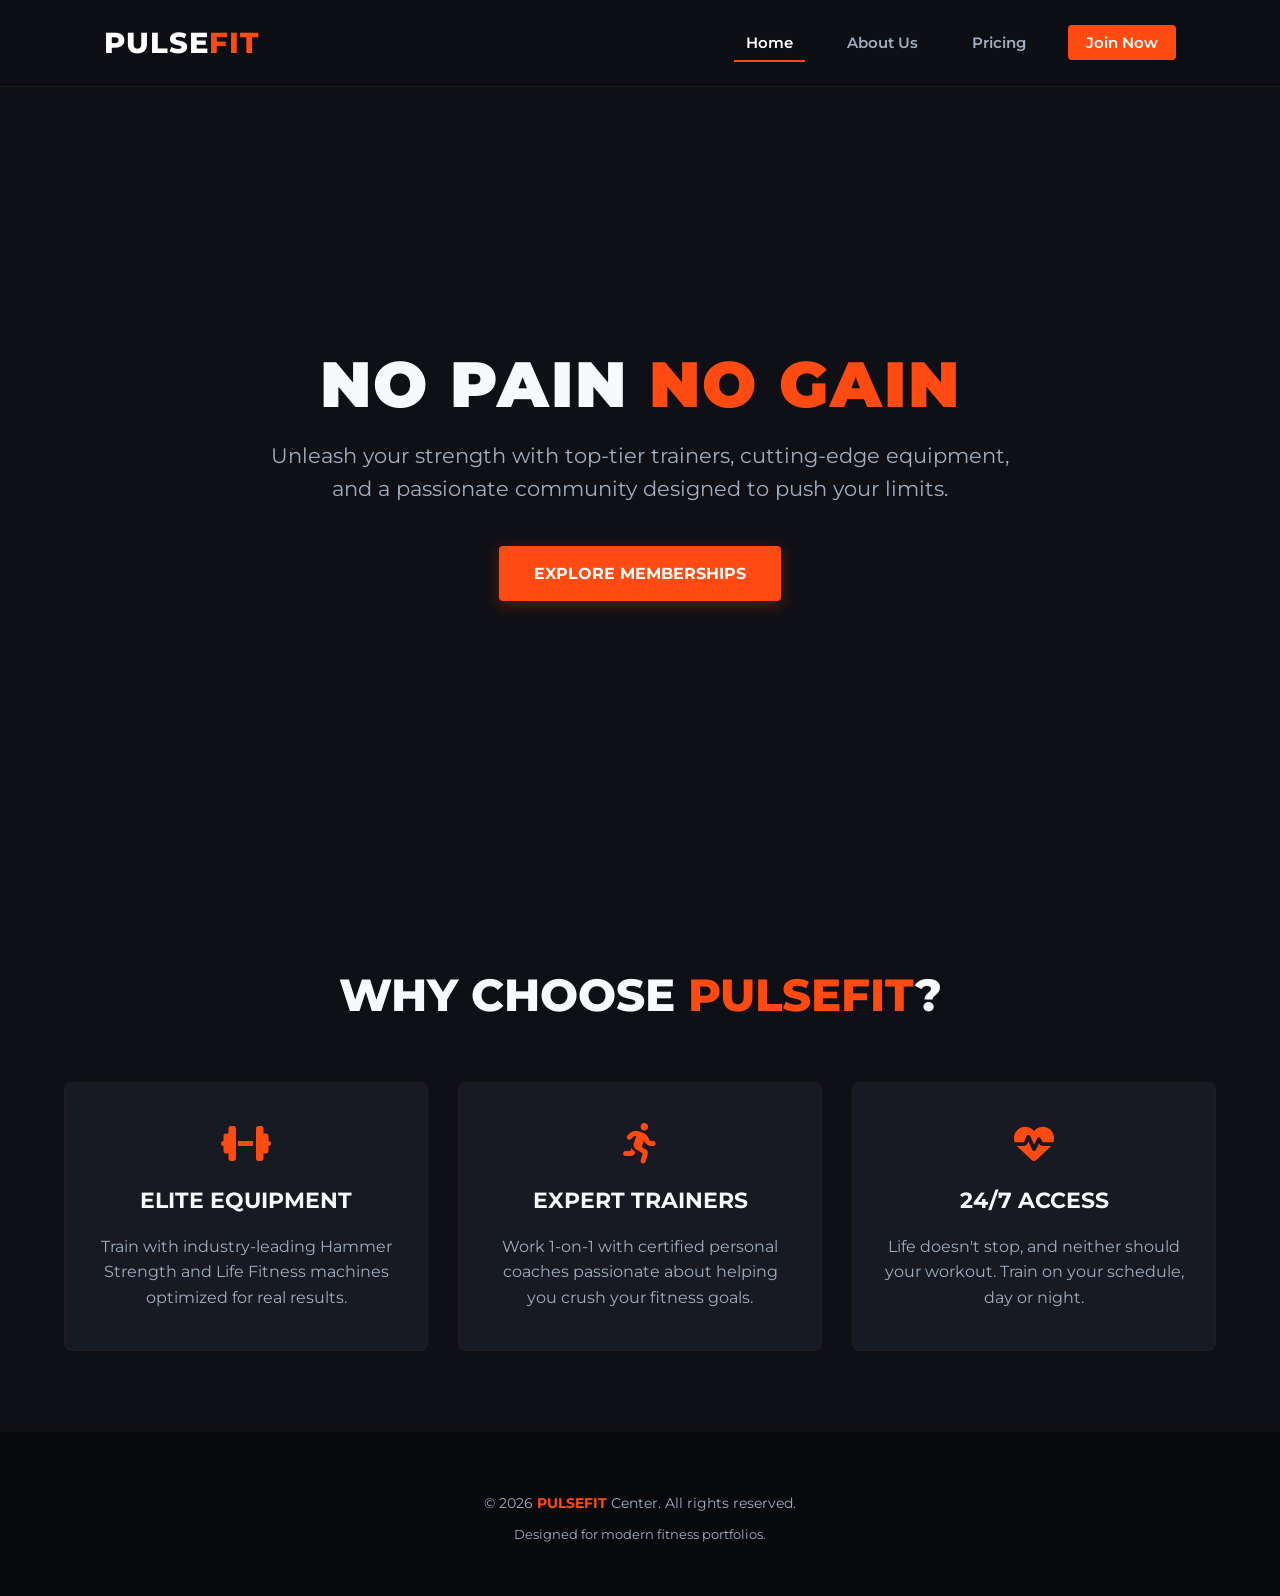
<file: modern_pulse_gym_website/index.html>
<!DOCTYPE html>
<html lang="en">
<head>
    <meta charset="UTF-8">
    <meta name="viewport" content="width=device-width, initial-scale=1.0">
    <title>Home | Pulse Fitness Center</title>
    <!-- Modern Google Fonts and Icons -->
    <link href="https://fonts.googleapis.com/css2?family=Montserrat:wght@300;400;600;700;900&display=swap" rel="stylesheet">
    <link rel="stylesheet" href="https://cdnjs.cloudflare.com/ajax/libs/font-awesome/6.4.0/css/all.min.css">
    <link rel="stylesheet" href="style.css">
</head>
<body>

    <!-- NAVIGATION HEADER -->
    <header>
        <div class="nav-container">
            <a href="index.html" class="logo">PULSE<span>FIT</span></a>
            <ul class="nav-menu">
                <li><a href="index.html" class="nav-link active">Home</a></li>
                <li><a href="about.html" class="nav-link ">About Us</a></li>
                <li><a href="pricing.html" class="nav-link ">Pricing</a></li>
                <li><a href="contact.html" class="nav-link  cta-nav">Join Now</a></li>
            </ul>
        </div>
    </header>

    
    <!-- HERO SECTION -->
    <section class="hero">
        <div class="hero-content">
            <h1>No Pain <span>No Gain</span></h1>
            <p>Unleash your strength with top-tier trainers, cutting-edge equipment, and a passionate community designed to push your limits.</p>
            <a href="pricing.html" class="btn-primary">Explore Memberships</a>
        </div>
    </section>

    <!-- KEY FEATURES -->
    <section class="container">
        <h2 class="section-title">Why Choose <span>PulseFit</span>?</h2>
        <div class="features-grid">
            <div class="feature-card">
                <i class="fa-solid fa-dumbbell feature-icon"></i>
                <h3>Elite Equipment</h3>
                <p>Train with industry-leading Hammer Strength and Life Fitness machines optimized for real results.</p>
            </div>
            <div class="feature-card">
                <i class="fa-solid fa-person-running feature-icon"></i>
                <h3>Expert Trainers</h3>
                <p>Work 1-on-1 with certified personal coaches passionate about helping you crush your fitness goals.</p>
            </div>
            <div class="feature-card">
                <i class="fa-solid fa-heart-pulse feature-icon"></i>
                <h3>24/7 Access</h3>
                <p>Life doesn't stop, and neither should your workout. Train on your schedule, day or night.</p>
            </div>
        </div>
    </section>


    <!-- FOOTER -->
    <footer>
        <div class="container" style="padding: 20px 0 0 0;">
            <p>&copy; 2026 <span>PULSEFIT</span> Center. All rights reserved.</p>
            <p style="font-size: 0.8rem; color: var(--text-muted);">Designed for modern fitness portfolios.</p>
        </div>
    </footer>

</body>
</html>
</file>
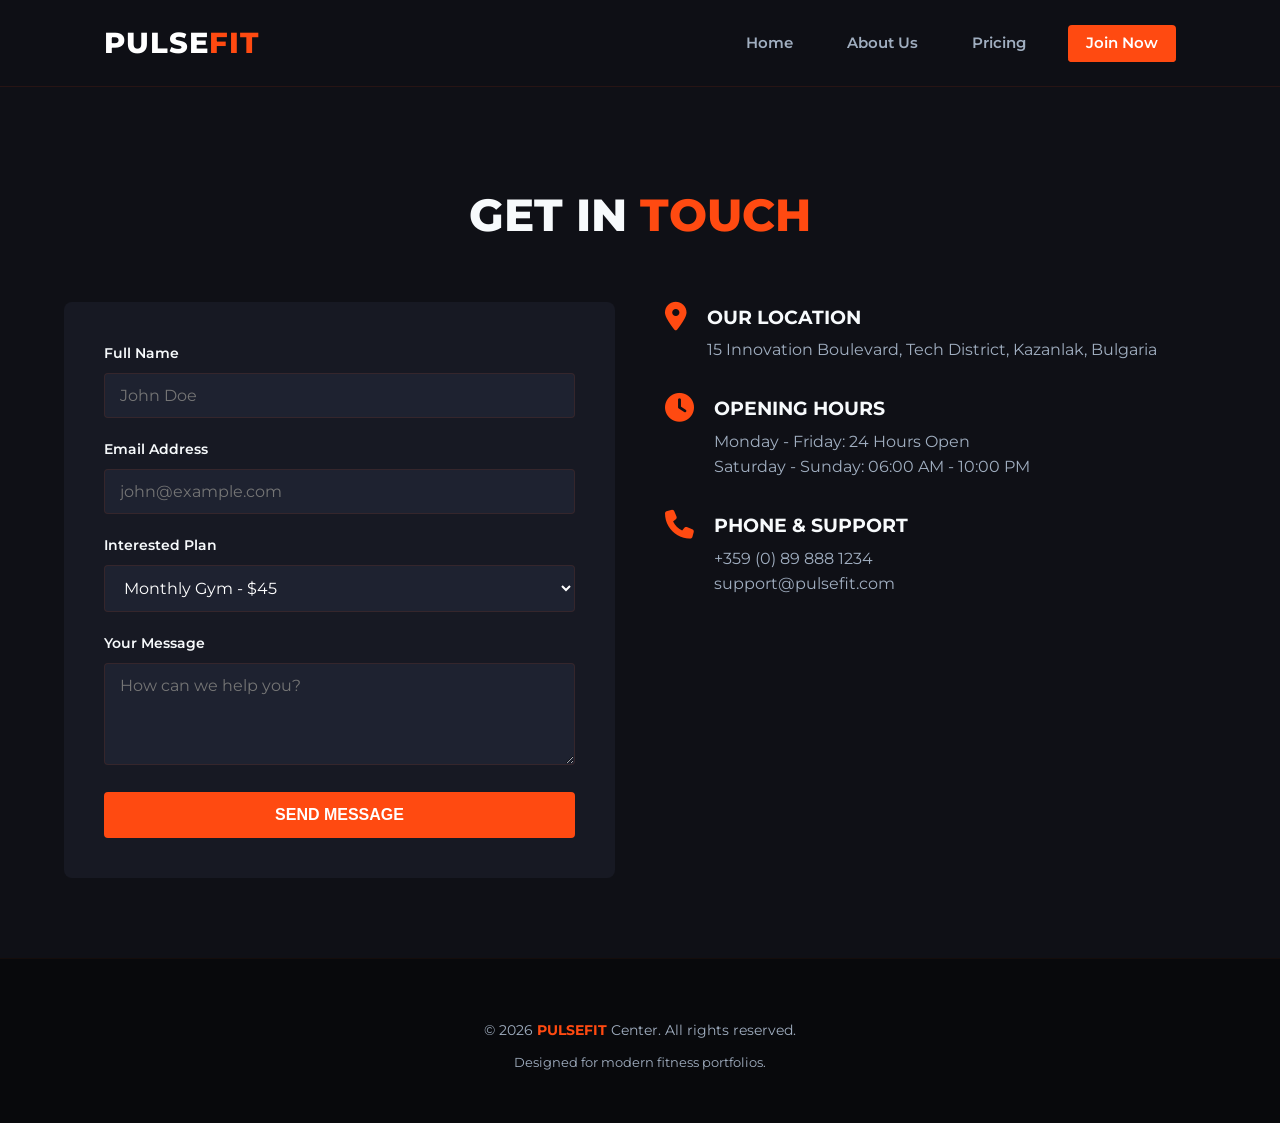
<file: modern_pulse_gym_website/contact.html>
<!DOCTYPE html>
<html lang="en">
<head>
    <meta charset="UTF-8">
    <meta name="viewport" content="width=device-width, initial-scale=1.0">
    <title>Contact Us | Pulse Fitness Center</title>
    <!-- Modern Google Fonts and Icons -->
    <link href="https://fonts.googleapis.com/css2?family=Montserrat:wght@300;400;600;700;900&display=swap" rel="stylesheet">
    <link rel="stylesheet" href="https://cdnjs.cloudflare.com/ajax/libs/font-awesome/6.4.0/css/all.min.css">
    <link rel="stylesheet" href="style.css">
</head>
<body>

    <!-- NAVIGATION HEADER -->
    <header>
        <div class="nav-container">
            <a href="index.html" class="logo">PULSE<span>FIT</span></a>
            <ul class="nav-menu">
                <li><a href="index.html" class="nav-link ">Home</a></li>
                <li><a href="about.html" class="nav-link ">About Us</a></li>
                <li><a href="pricing.html" class="nav-link ">Pricing</a></li>
                <li><a href="contact.html" class="nav-link active cta-nav">Join Now</a></li>
            </ul>
        </div>
    </header>

    
    <div style="height: 100px;"></div> <!-- Spacer -->
    <section class="container">
        <h2 class="section-title">Get In <span>Touch</span></h2>
        <div class="contact-wrapper">
            <!-- Contact form -->
            <div class="contact-form-container">
                <form action="#" method="POST" onsubmit="event.preventDefault(); alert('Thank you! We will contact you shortly.');">
                    <div class="form-group">
                        <label for="name">Full Name</label>
                        <input type="text" id="name" class="form-control" placeholder="John Doe" required>
                    </div>
                    <div class="form-group">
                        <label for="email">Email Address</label>
                        <input type="email" id="email" class="form-control" placeholder="john@example.com" required>
                    </div>
                    <div class="form-group">
                        <label for="membership">Interested Plan</label>
                        <select id="membership" class="form-control">
                            <option>Daily Pass - $10</option>
                            <option selected>Monthly Gym - $45</option>
                            <option>Student Discount - $30</option>
                        </select>
                    </div>
                    <div class="form-group">
                        <label for="message">Your Message</label>
                        <textarea id="message" rows="4" class="form-control" placeholder="How can we help you?"></textarea>
                    </div>
                    <button type="submit" class="btn-submit">Send Message</button>
                </form>
            </div>

            <!-- Info details -->
            <div class="contact-details">
                <div class="contact-item">
                    <i class="fa-solid fa-location-dot contact-icon"></i>
                    <div>
                        <h3>Our Location</h3>
                        <p>15 Innovation Boulevard, Tech District, Kazanlak, Bulgaria</p>
                    </div>
                </div>

                <div class="contact-item">
                    <i class="fa-solid fa-clock contact-icon"></i>
                    <div>
                        <h3>Opening Hours</h3>
                        <p>Monday - Friday: 24 Hours Open</p>
                        <p>Saturday - Sunday: 06:00 AM - 10:00 PM</p>
                    </div>
                </div>

                <div class="contact-item">
                    <i class="fa-solid fa-phone contact-icon"></i>
                    <div>
                        <h3>Phone & Support</h3>
                        <p>+359 (0) 89 888 1234</p>
                        <p>support@pulsefit.com</p>
                    </div>
                </div>
            </div>
        </div>
    </section>


    <!-- FOOTER -->
    <footer>
        <div class="container" style="padding: 20px 0 0 0;">
            <p>&copy; 2026 <span>PULSEFIT</span> Center. All rights reserved.</p>
            <p style="font-size: 0.8rem; color: var(--text-muted);">Designed for modern fitness portfolios.</p>
        </div>
    </footer>

</body>
</html>
</file>
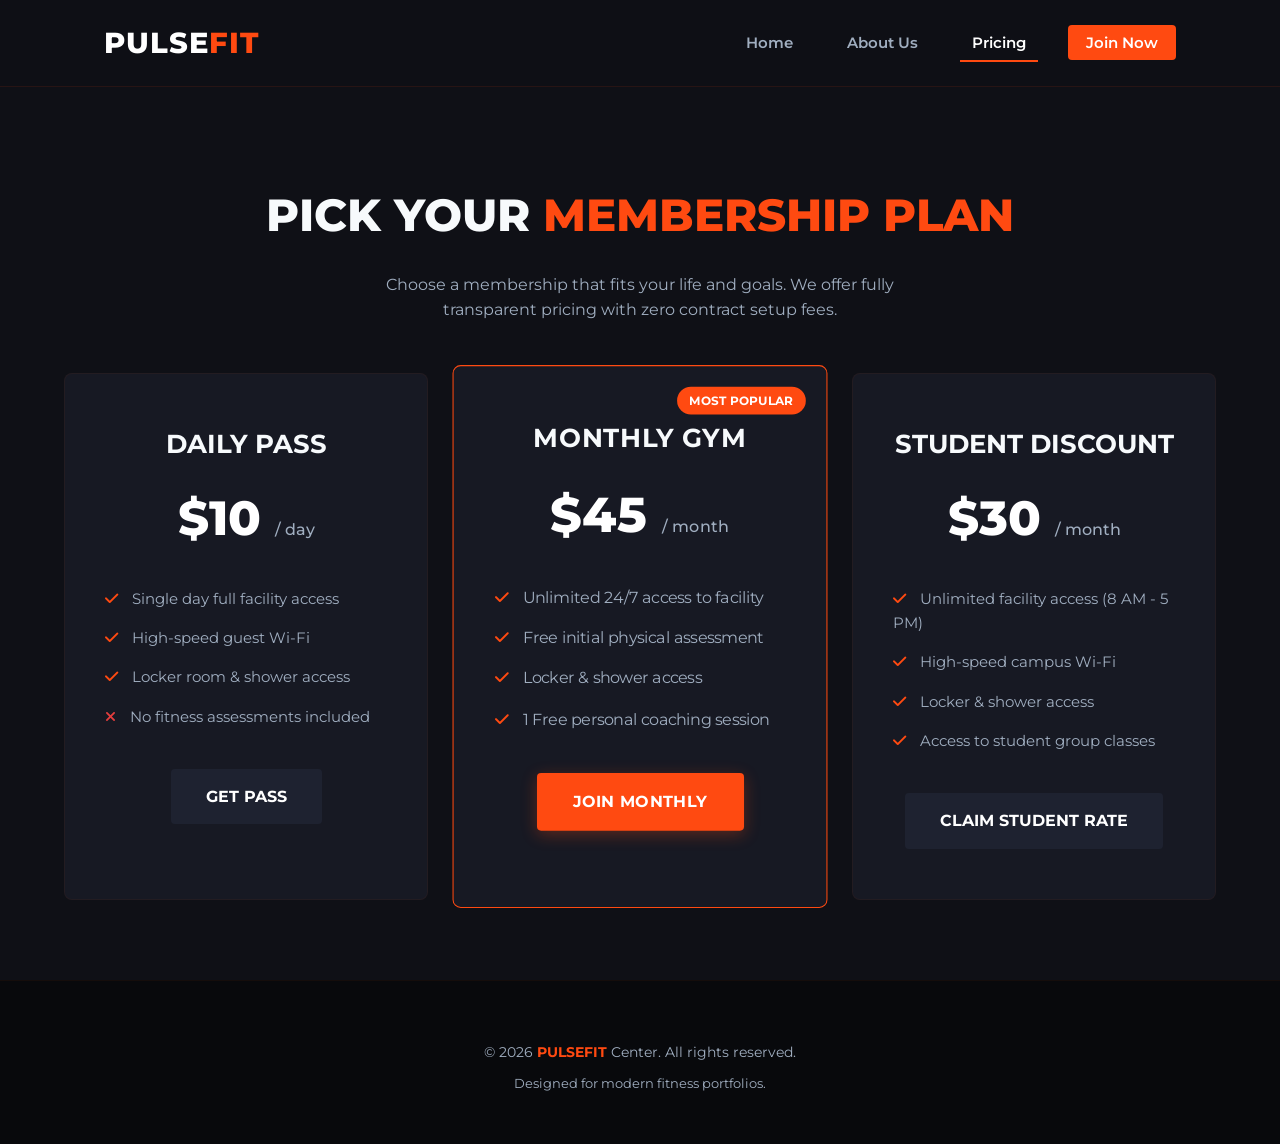
<file: modern_pulse_gym_website/pricing.html>
<!DOCTYPE html>
<html lang="en">
<head>
    <meta charset="UTF-8">
    <meta name="viewport" content="width=device-width, initial-scale=1.0">
    <title>Pricing Plans | Pulse Fitness Center</title>
    <!-- Modern Google Fonts and Icons -->
    <link href="https://fonts.googleapis.com/css2?family=Montserrat:wght@300;400;600;700;900&display=swap" rel="stylesheet">
    <link rel="stylesheet" href="https://cdnjs.cloudflare.com/ajax/libs/font-awesome/6.4.0/css/all.min.css">
    <link rel="stylesheet" href="style.css">
</head>
<body>

    <!-- NAVIGATION HEADER -->
    <header>
        <div class="nav-container">
            <a href="index.html" class="logo">PULSE<span>FIT</span></a>
            <ul class="nav-menu">
                <li><a href="index.html" class="nav-link ">Home</a></li>
                <li><a href="about.html" class="nav-link ">About Us</a></li>
                <li><a href="pricing.html" class="nav-link active">Pricing</a></li>
                <li><a href="contact.html" class="nav-link  cta-nav">Join Now</a></li>
            </ul>
        </div>
    </header>

    
    <div style="height: 100px;"></div> <!-- Spacer -->
    <section class="container">
        <h2 class="section-title">Pick Your <span>Membership Plan</span></h2>
        <p style="text-align: center; color: var(--text-muted); max-width: 600px; margin: -30px auto 50px auto;">Choose a membership that fits your life and goals. We offer fully transparent pricing with zero contract setup fees.</p>
        
        <div class="pricing-grid">
            <!-- Day Pass -->
            <div class="pricing-card">
                <h3>Daily Pass</h3>
                <div class="price">$10 <span>/ day</span></div>
                <ul class="pricing-features">
                    <li><i class="fa-solid fa-check"></i> Single day full facility access</li>
                    <li><i class="fa-solid fa-check"></i> High-speed guest Wi-Fi</li>
                    <li><i class="fa-solid fa-check"></i> Locker room & shower access</li>
                    <li><i class="fa-solid fa-xmark" style="color: #e53e3e;"></i> No fitness assessments included</li>
                </ul>
                <a href="contact.html" class="btn-primary" style="background-color: var(--light-bg); box-shadow: none;">Get Pass</a>
            </div>

            <!-- Monthly Pass -->
            <div class="pricing-card popular">
                <h3>Monthly Gym</h3>
                <div class="price">$45 <span>/ month</span></div>
                <ul class="pricing-features">
                    <li><i class="fa-solid fa-check"></i> Unlimited 24/7 access to facility</li>
                    <li><i class="fa-solid fa-check"></i> Free initial physical assessment</li>
                    <li><i class="fa-solid fa-check"></i> Locker & shower access</li>
                    <li><i class="fa-solid fa-check"></i> 1 Free personal coaching session</li>
                </ul>
                <a href="contact.html" class="btn-primary">Join Monthly</a>
            </div>

            <!-- Student Plan -->
            <div class="pricing-card">
                <h3>Student Discount</h3>
                <div class="price">$30 <span>/ month</span></div>
                <ul class="pricing-features">
                    <li><i class="fa-solid fa-check"></i> Unlimited facility access (8 AM - 5 PM)</li>
                    <li><i class="fa-solid fa-check"></i> High-speed campus Wi-Fi</li>
                    <li><i class="fa-solid fa-check"></i> Locker & shower access</li>
                    <li><i class="fa-solid fa-check"></i> Access to student group classes</li>
                </ul>
                <a href="contact.html" class="btn-primary" style="background-color: var(--light-bg); box-shadow: none;">Claim Student rate</a>
            </div>
        </div>
    </section>


    <!-- FOOTER -->
    <footer>
        <div class="container" style="padding: 20px 0 0 0;">
            <p>&copy; 2026 <span>PULSEFIT</span> Center. All rights reserved.</p>
            <p style="font-size: 0.8rem; color: var(--text-muted);">Designed for modern fitness portfolios.</p>
        </div>
    </footer>

</body>
</html>
</file>
<file: modern_pulse_gym_website/style.css>
/* --- GLOBAL STYLES & VARIABLES --- */
:root {
    --primary-color: #ff4a11; /* Vibrant neon orange/red for modern fitness vibe */
    --primary-hover: #e03d0b;
    --dark-bg: #0f1016; /* Deep dark slate background */
    --card-bg: #171923; /* Dark card background */
    --light-bg: #1e2230; /* Medium dark slate */
    --text-color: #f7fafc;
    --text-muted: #a0aec0;
    --white: #ffffff;
}

* {
    box-sizing: border-box;
    margin: 0;
    padding: 0;
}

html {
    font-family: 'Montserrat', sans-serif;
    color: var(--text-color);
    background-color: var(--dark-bg);
    line-height: 1.6;
}

body {
    display: flex;
    flex-direction: column;
    min-height: 100vh;
}

.container {
    width: 90%;
    max-width: 1200px;
    margin: 0 auto;
    padding: 80px 0;
}

/* --- NAVIGATION HEADER --- */
header {
    background-color: rgba(15, 16, 22, 0.95);
    position: fixed;
    width: 100%;
    top: 0;
    left: 0;
    z-index: 1000;
    border-bottom: 1px solid rgba(255, 74, 17, 0.1);
    backdrop-filter: blur(5px);
}

.nav-container {
    display: flex;
    justify-content: space-between;
    align-items: center;
    padding: 20px 5%;
    max-width: 1200px;
    margin: 0 auto;
}

.logo {
    font-size: 1.8rem;
    font-weight: 800;
    color: var(--white);
    text-decoration: none;
    letter-spacing: 1px;
    text-transform: uppercase;
}

.logo span {
    color: var(--primary-color);
}

.nav-menu {
    display: flex;
    list-style: none;
    gap: 30px;
}

.nav-link {
    text-decoration: none;
    color: var(--text-muted);
    font-weight: 600;
    font-size: 0.95rem;
    transition: all 0.3s ease;
    padding: 8px 12px;
}

.nav-link:hover, .nav-link.active {
    color: var(--white);
}

.nav-link.active {
    border-bottom: 2px solid var(--primary-color);
}

.cta-nav {
    background-color: var(--primary-color);
    color: var(--white) !important;
    border-radius: 4px;
    padding: 8px 18px !important;
}

.cta-nav:hover {
    background-color: var(--primary-hover);
}

/* --- HERO SECTION (HOME) --- */
.hero {
    height: 90vh;
    background: linear-gradient(rgba(15, 16, 22, 0.65), rgba(15, 16, 22, 0.9)), 
                url('https://images.unsplash.com/photo-1517838277536-f5f99be501cd?auto=format&fit=crop&q=80&w=1200') no-repeat center center/cover;
    display: flex;
    align-items: center;
    justify-content: center;
    text-align: center;
    margin-top: 70px;
}

.hero-content {
    max-width: 800px;
    padding: 20px;
}

.hero-content h1 {
    font-size: 4rem;
    font-weight: 900;
    letter-spacing: 2px;
    text-transform: uppercase;
    margin-bottom: 20px;
    line-height: 1.1;
}

.hero-content h1 span {
    color: var(--primary-color);
}

.hero-content p {
    font-size: 1.3rem;
    color: var(--text-muted);
    margin-bottom: 40px;
}

.btn-primary {
    display: inline-block;
    background-color: var(--primary-color);
    color: var(--white);
    padding: 15px 35px;
    text-decoration: none;
    font-weight: 700;
    text-transform: uppercase;
    border-radius: 4px;
    transition: all 0.3s ease;
    box-shadow: 0 4px 15px rgba(255, 74, 17, 0.3);
}

.btn-primary:hover {
    background-color: var(--primary-hover);
    transform: translateY(-2px);
}

/* --- SECTION GENERAL --- */
.section-title {
    text-align: center;
    font-size: 2.8rem;
    font-weight: 800;
    text-transform: uppercase;
    margin-bottom: 50px;
}

.section-title span {
    color: var(--primary-color);
}

/* --- HOME FEATURES SECTION --- */
.features-grid {
    display: grid;
    grid-template-columns: repeat(auto-fit, minmax(280px, 1fr));
    gap: 30px;
}

.feature-card {
    background-color: var(--card-bg);
    padding: 40px 30px;
    border-radius: 8px;
    text-align: center;
    transition: all 0.3s ease;
    border: 1px solid rgba(255, 74, 17, 0.05);
}

.feature-card:hover {
    transform: translateY(-10px);
    border-color: var(--primary-color);
}

.feature-icon {
    font-size: 2.5rem;
    color: var(--primary-color);
    margin-bottom: 20px;
}

.feature-card h3 {
    font-size: 1.4rem;
    margin-bottom: 15px;
    text-transform: uppercase;
}

.feature-card p {
    color: var(--text-muted);
}

/* --- ABOUT PAGE STYLES --- */
.about-content {
    display: flex;
    align-items: center;
    gap: 50px;
    margin-top: 50px;
}

.about-text {
    flex: 1;
}

.about-text p {
    margin-bottom: 25px;
    color: var(--text-muted);
    font-size: 1.1rem;
}

.about-img-container {
    flex: 1;
    border-radius: 8px;
    overflow: hidden;
    border: 3px solid var(--primary-color);
}

.about-img-container img {
    width: 100%;
    display: block;
}

/* --- TEAM SECTION --- */
.team-grid {
    display: grid;
    grid-template-columns: repeat(auto-fit, minmax(250px, 1fr));
    gap: 30px;
    margin-top: 40px;
}

.team-card {
    background-color: var(--card-bg);
    border-radius: 8px;
    overflow: hidden;
    text-align: center;
    border: 1px solid rgba(255, 74, 17, 0.05);
}

.team-img {
    width: 100%;
    height: 300px;
    object-fit: cover;
}

.team-info {
    padding: 20px;
}

.team-info h3 {
    text-transform: uppercase;
    font-size: 1.25rem;
    margin-bottom: 5px;
}

.team-info span {
    color: var(--primary-color);
    font-weight: 600;
    font-size: 0.9rem;
}

/* --- PRICING PAGE STYLES --- */
.pricing-grid {
    display: grid;
    grid-template-columns: repeat(auto-fit, minmax(300px, 1fr));
    gap: 30px;
    margin-top: 40px;
}

.pricing-card {
    background-color: var(--card-bg);
    border-radius: 8px;
    padding: 50px 40px;
    text-align: center;
    position: relative;
    border: 1px solid rgba(255, 74, 17, 0.05);
    transition: all 0.3s ease;
}

.pricing-card.popular {
    border-color: var(--primary-color);
    transform: scale(1.03);
}

.pricing-card.popular::before {
    content: 'MOST POPULAR';
    position: absolute;
    top: 20px;
    right: 20px;
    background-color: var(--primary-color);
    color: var(--white);
    font-size: 0.75rem;
    font-weight: 700;
    padding: 4px 12px;
    border-radius: 30px;
}

.pricing-card h3 {
    font-size: 1.6rem;
    text-transform: uppercase;
    margin-bottom: 15px;
}

.price {
    font-size: 3rem;
    font-weight: 800;
    color: var(--white);
    margin-bottom: 30px;
}

.price span {
    font-size: 1rem;
    font-weight: 500;
    color: var(--text-muted);
}

.pricing-features {
    list-style: none;
    margin-bottom: 40px;
    text-align: left;
}

.pricing-features li {
    margin-bottom: 15px;
    color: var(--text-muted);
    font-size: 0.95rem;
}

.pricing-features li i {
    color: var(--primary-color);
    margin-right: 10px;
}

/* --- CONTACT PAGE STYLES --- */
.contact-wrapper {
    display: grid;
    grid-template-columns: 1fr 1fr;
    gap: 50px;
    margin-top: 40px;
}

.contact-form-container {
    background-color: var(--card-bg);
    padding: 40px;
    border-radius: 8px;
}

.form-group {
    margin-bottom: 20px;
}

.form-group label {
    display: block;
    margin-bottom: 8px;
    font-weight: 600;
    font-size: 0.9rem;
}

.form-control {
    width: 100%;
    padding: 12px 15px;
    background-color: var(--light-bg);
    border: 1px solid rgba(255, 74, 17, 0.1);
    border-radius: 4px;
    color: var(--white);
    font-family: inherit;
    font-size: 1rem;
    transition: border-color 0.3s ease;
}

.form-control:focus {
    outline: none;
    border-color: var(--primary-color);
}

.btn-submit {
    width: 100%;
    background-color: var(--primary-color);
    color: var(--white);
    border: none;
    padding: 14px;
    font-size: 1rem;
    font-weight: 700;
    text-transform: uppercase;
    border-radius: 4px;
    cursor: pointer;
    transition: background-color 0.3s ease;
}

.btn-submit:hover {
    background-color: var(--primary-hover);
}

.contact-details {
    display: flex;
    flex-direction: column;
    gap: 30px;
}

.contact-item {
    display: flex;
    align-items: flex-start;
    gap: 20px;
}

.contact-icon {
    font-size: 1.8rem;
    color: var(--primary-color);
}

.contact-item h3 {
    text-transform: uppercase;
    font-size: 1.2rem;
    margin-bottom: 5px;
}

.contact-item p {
    color: var(--text-muted);
}

/* --- FOOTER --- */
footer {
    background-color: #08090c;
    padding: 40px 0;
    text-align: center;
    margin-top: auto;
    border-top: 1px solid rgba(255, 74, 17, 0.05);
}

footer p {
    color: var(--text-muted);
    font-size: 0.9rem;
    margin-bottom: 10px;
}

footer span {
    color: var(--primary-color);
    font-weight: 700;
}

/* --- RESPONSIVE LAYOUTS --- */
@media (max-width: 768px) {
    .nav-container {
        flex-direction: column;
        gap: 15px;
    }
    
    .nav-menu {
        gap: 15px;
        flex-wrap: wrap;
        justify-content: center;
    }
    
    .hero-content h1 {
        font-size: 2.5rem;
    }
    
    .about-content, .contact-wrapper {
        flex-direction: column;
        grid-template-columns: 1fr;
    }
    
    .section-title {
        font-size: 2rem;
    }
}
</file>
